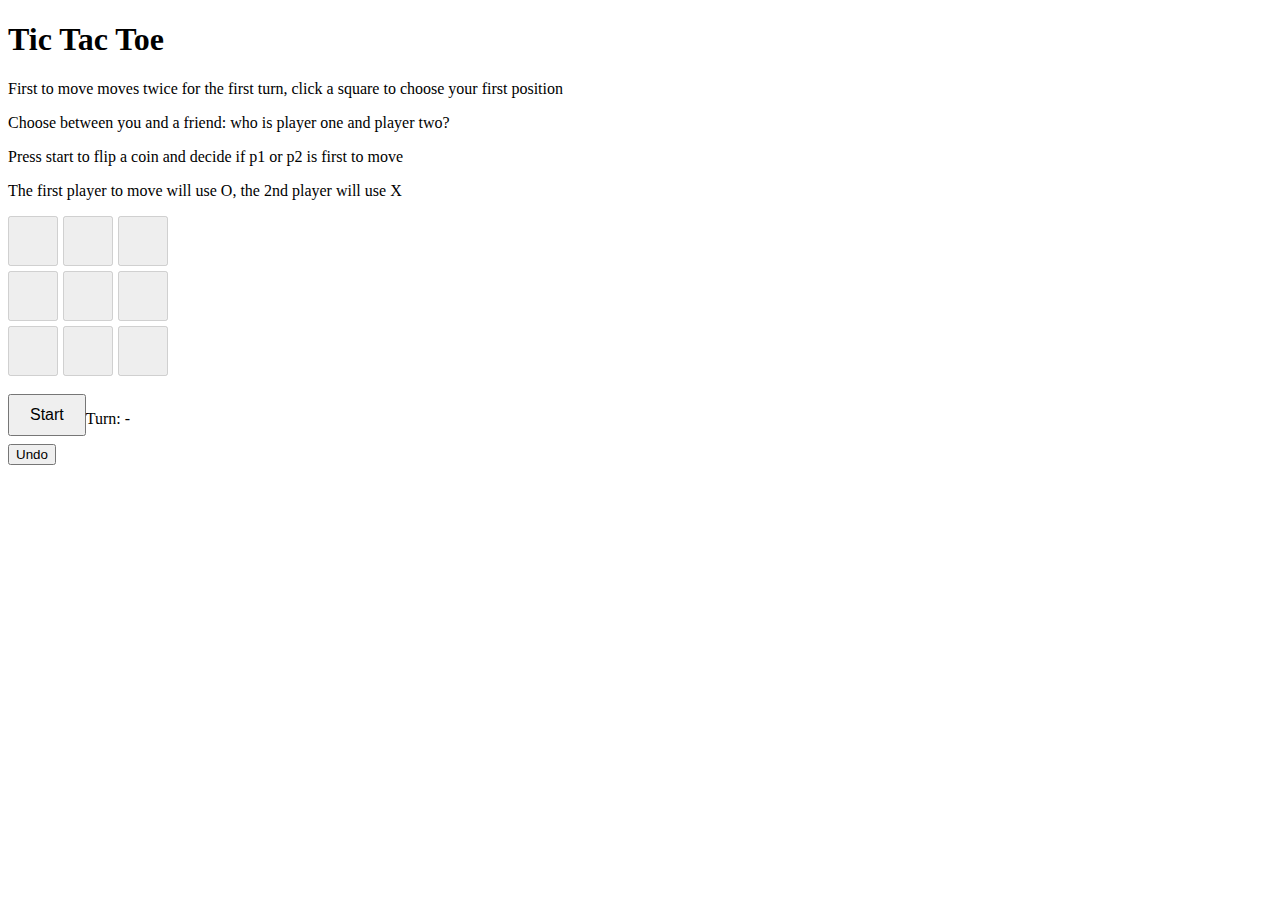
<file: index.html>
<!DOCTYPE html>
<html lang="en">
    <head>
        <meta charset="UTF-8">
        <title>Tic Tac Toe</title>
        <link rel="stylesheet" href="style.css">
    </head>
    <body>
        <div class="container">
            <h1>Tic Tac Toe</h1>
            <p>First to move moves twice for the first turn, click a square to choose your first position</p>
            <p>Choose between you and a friend: who is player one and player two?</p>
            <p>Press start to flip a coin and decide if p1 or p2 is first to move</p>
            <p>The first player to move will use O, the 2nd player will use X</p>
            <div id="grid">
                <!-- Buttons Generated Here-->
            </div>
            <br>
            <button id="clearToggle" onclick="startClear()">Start</button>
                <div id="diceModal" style="display:none; position:fixed; top:30%; left:30%; background:white; border:1px solid black; padding:20px;">
                <p>Rolling dice to decide who goes first...</p>
                <button onclick="rollDice()">Roll Dice</button>
                <p id="diceResult"></p>
            </div>

        <!-- Turn Display -->
        <p id="turnDisplay">Turn: -</p>

        <!-- Undo Button -->
        <button id="undoButton" onclick="undoMove()">Undo</button>
        </div>
        
        <script src="script.js"></script>
    </body>
</html>
</file>
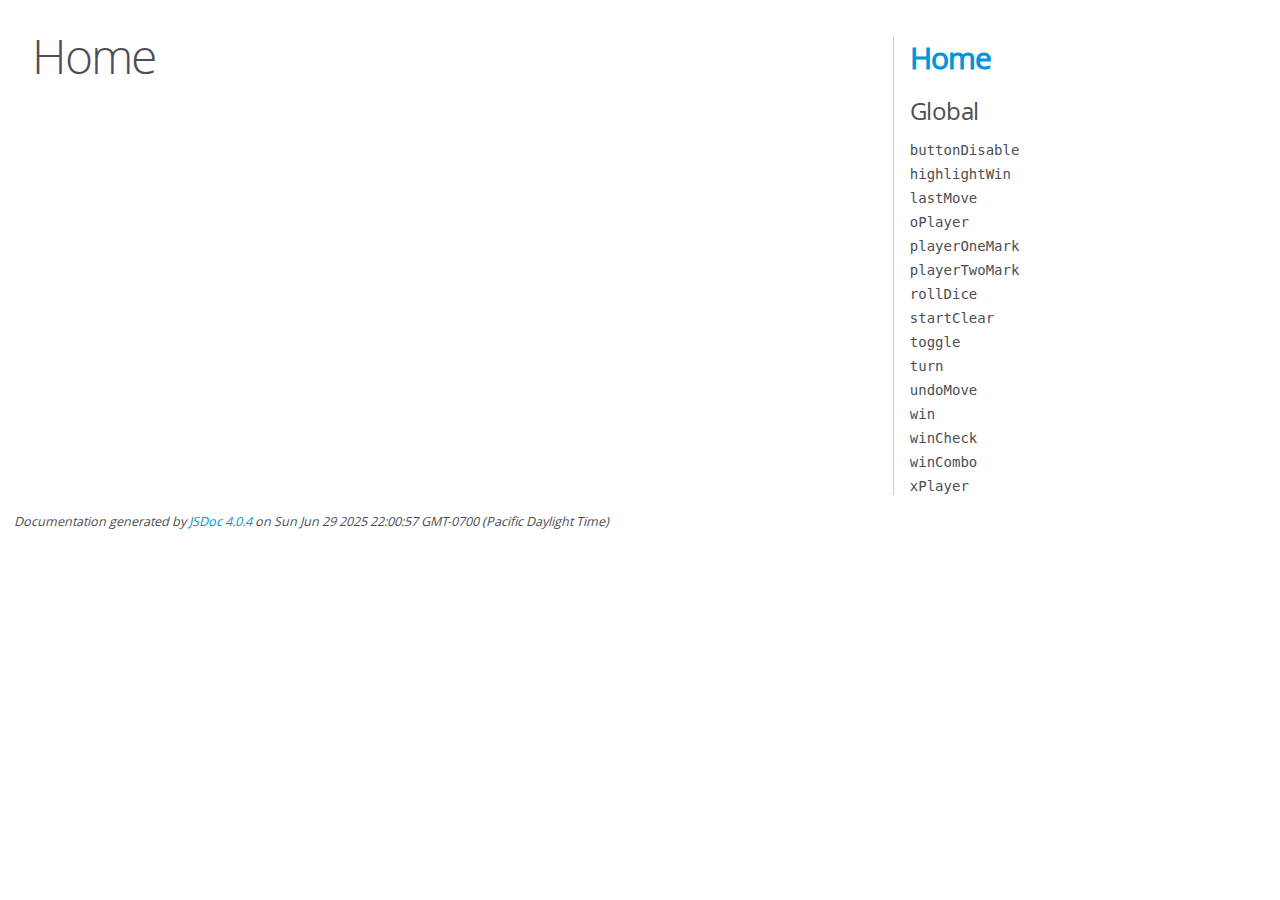
<file: docs/index.html>
<!DOCTYPE html>
<html lang="en">
<head>
    <meta charset="utf-8">
    <title>JSDoc: Home</title>

    <script src="scripts/prettify/prettify.js"> </script>
    <script src="scripts/prettify/lang-css.js"> </script>
    <!--[if lt IE 9]>
      <script src="//html5shiv.googlecode.com/svn/trunk/html5.js"></script>
    <![endif]-->
    <link type="text/css" rel="stylesheet" href="styles/prettify-tomorrow.css">
    <link type="text/css" rel="stylesheet" href="styles/jsdoc-default.css">
</head>

<body>

<div id="main">

    <h1 class="page-title">Home</h1>

    



    


    <h3> </h3>










    









</div>

<nav>
    <h2><a href="index.html">Home</a></h2><h3>Global</h3><ul><li><a href="global.html#buttonDisable">buttonDisable</a></li><li><a href="global.html#highlightWin">highlightWin</a></li><li><a href="global.html#lastMove">lastMove</a></li><li><a href="global.html#oPlayer">oPlayer</a></li><li><a href="global.html#playerOneMark">playerOneMark</a></li><li><a href="global.html#playerTwoMark">playerTwoMark</a></li><li><a href="global.html#rollDice">rollDice</a></li><li><a href="global.html#startClear">startClear</a></li><li><a href="global.html#toggle">toggle</a></li><li><a href="global.html#turn">turn</a></li><li><a href="global.html#undoMove">undoMove</a></li><li><a href="global.html#win">win</a></li><li><a href="global.html#winCheck">winCheck</a></li><li><a href="global.html#winCombo">winCombo</a></li><li><a href="global.html#xPlayer">xPlayer</a></li></ul>
</nav>

<br class="clear">

<footer>
    Documentation generated by <a href="https://github.com/jsdoc/jsdoc">JSDoc 4.0.4</a> on Sun Jun 29 2025 22:00:57 GMT-0700 (Pacific Daylight Time)
</footer>

<script> prettyPrint(); </script>
<script src="scripts/linenumber.js"> </script>
</body>
</html>
</file>
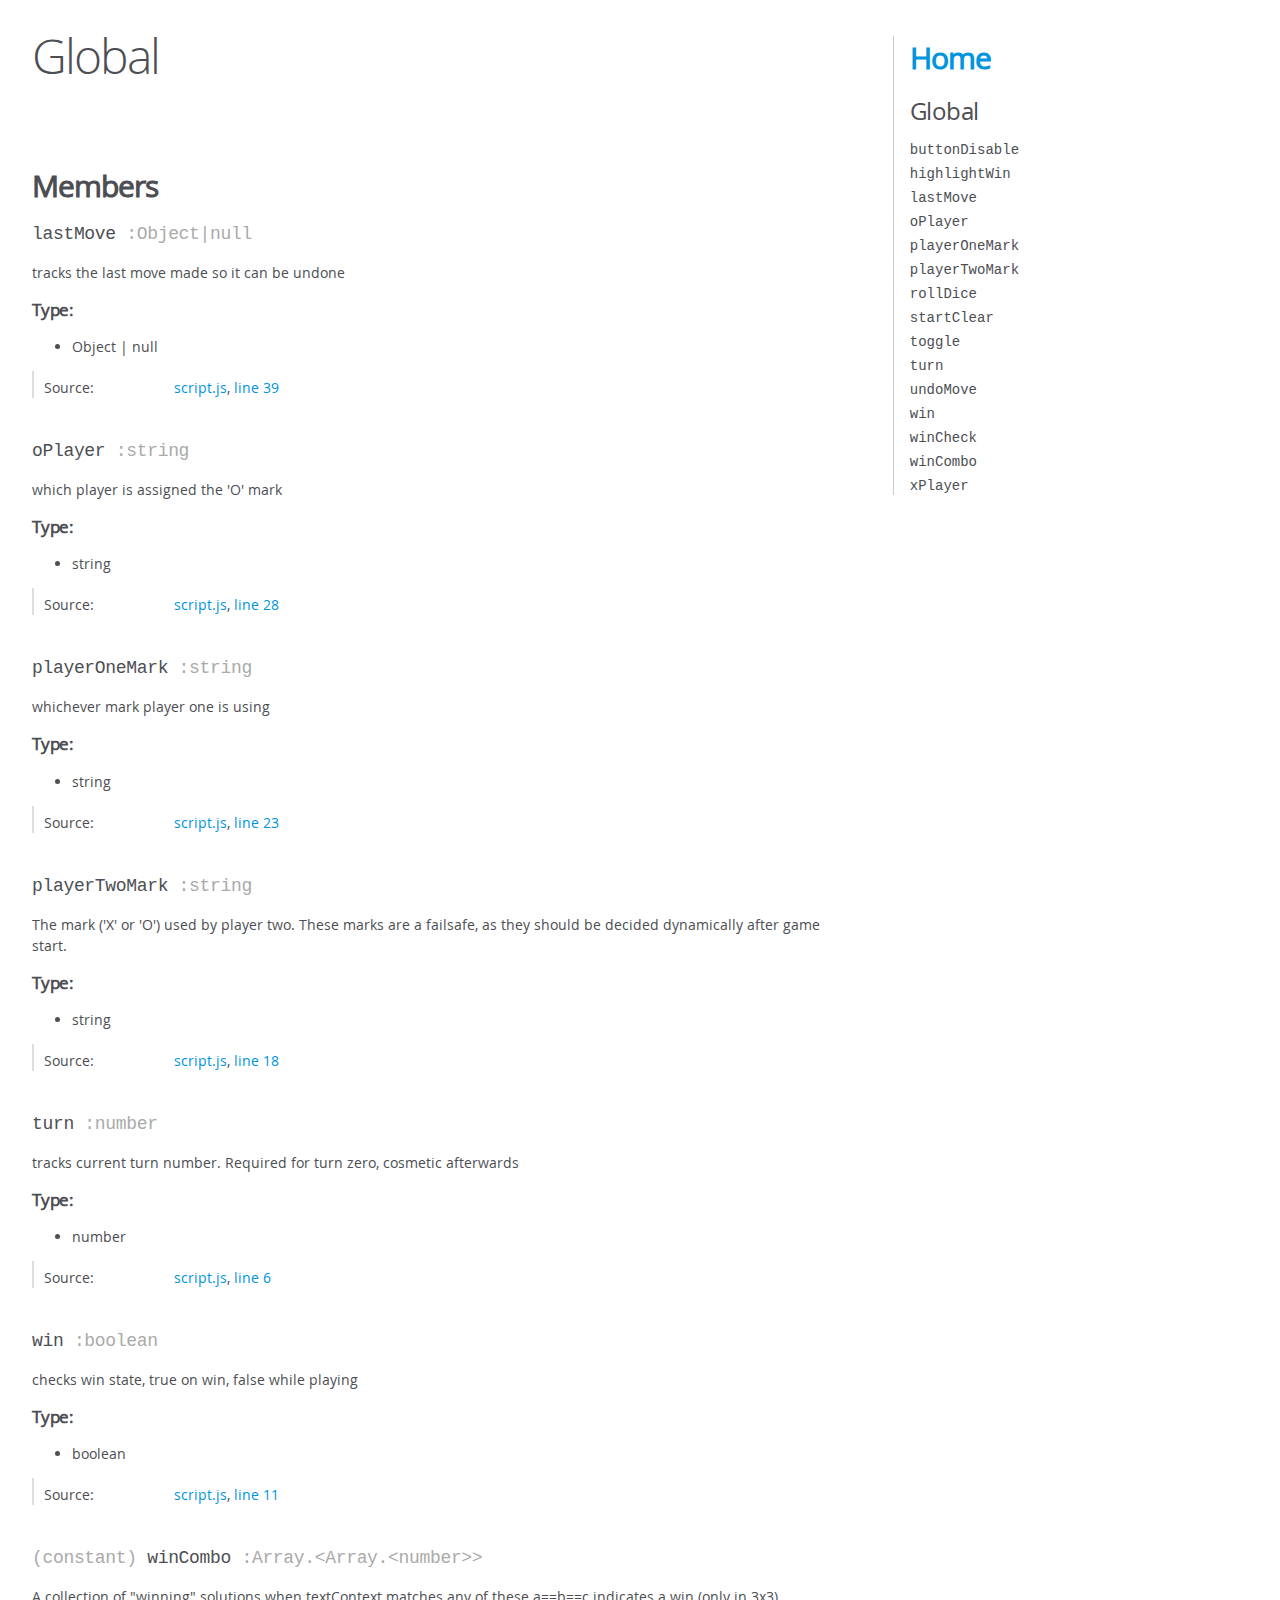
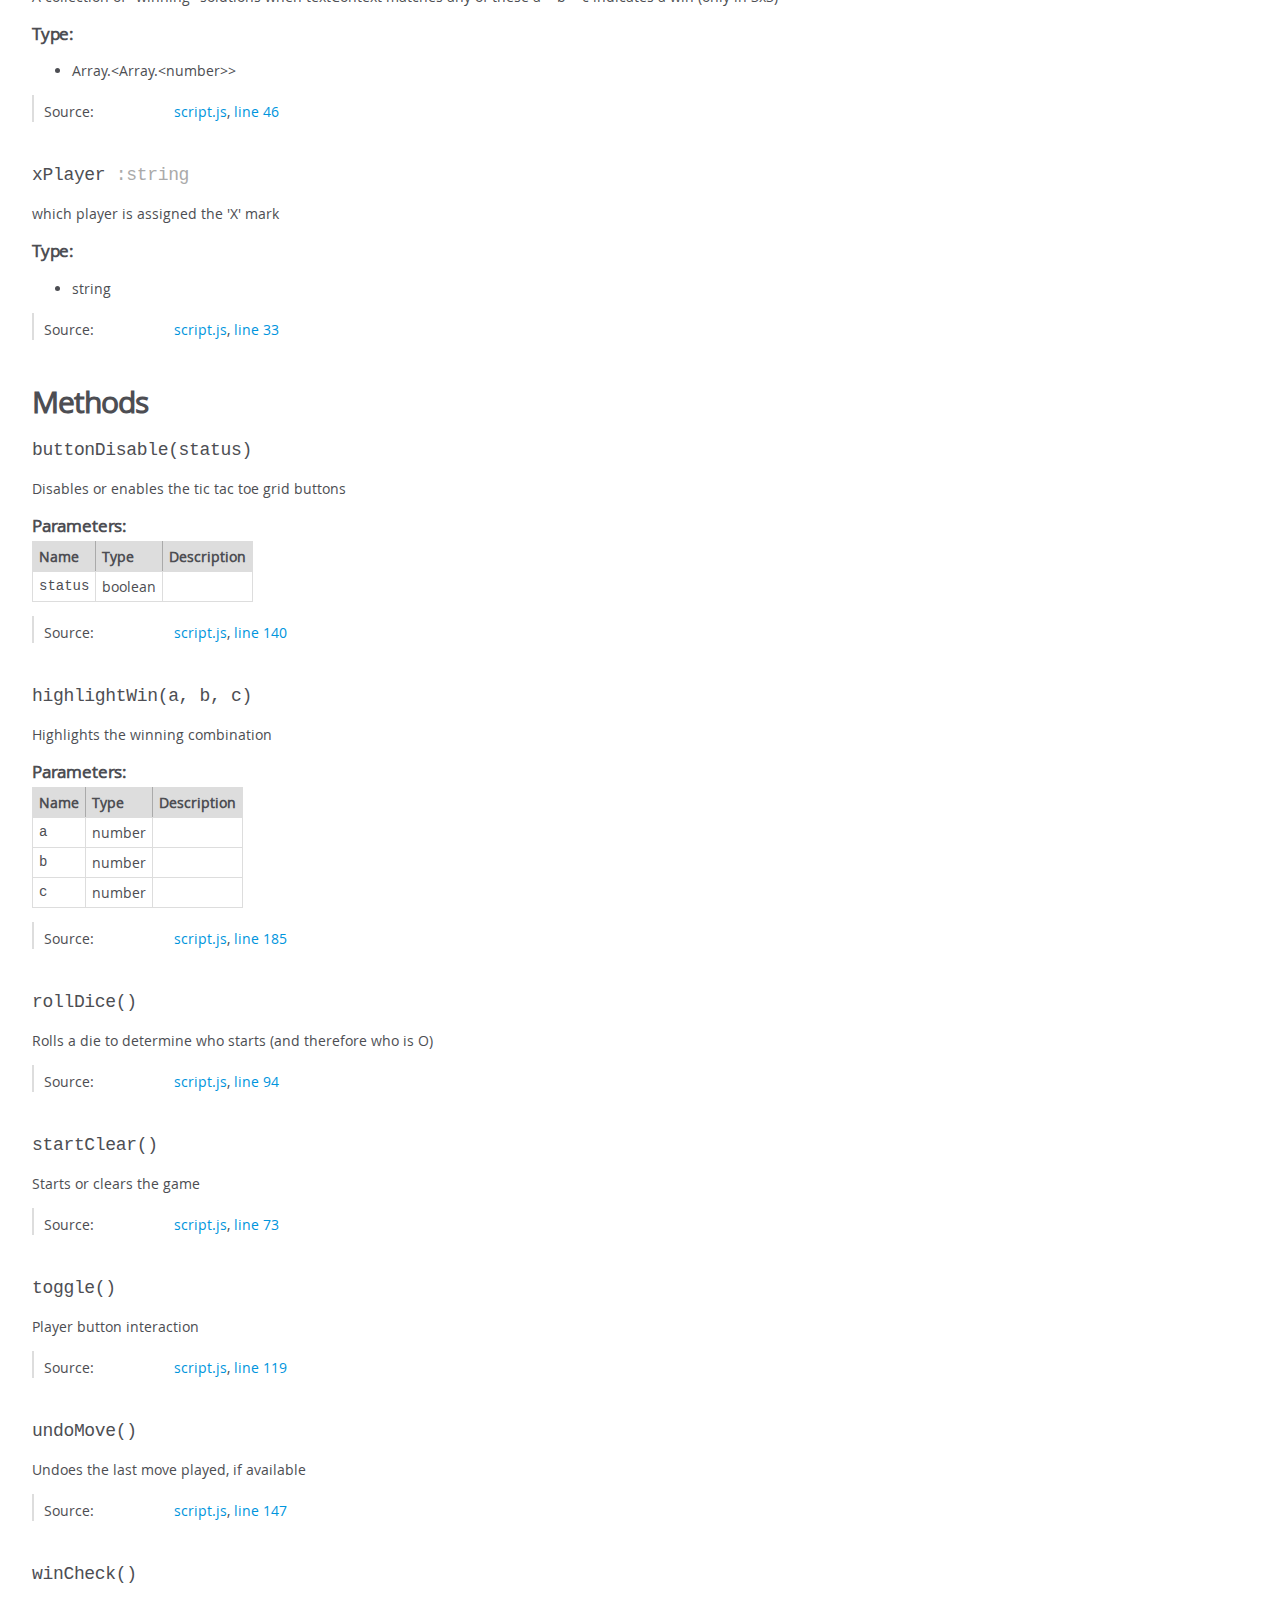
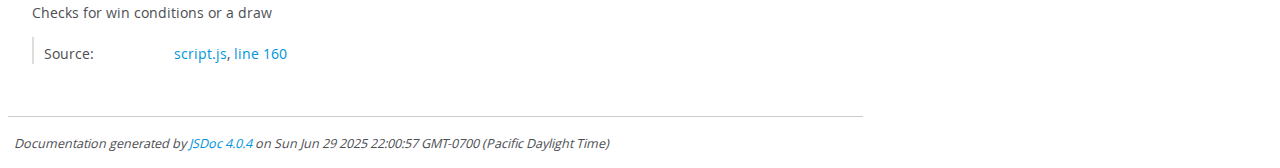
<file: docs/global.html>
<!DOCTYPE html>
<html lang="en">
<head>
    <meta charset="utf-8">
    <title>JSDoc: Global</title>

    <script src="scripts/prettify/prettify.js"> </script>
    <script src="scripts/prettify/lang-css.js"> </script>
    <!--[if lt IE 9]>
      <script src="//html5shiv.googlecode.com/svn/trunk/html5.js"></script>
    <![endif]-->
    <link type="text/css" rel="stylesheet" href="styles/prettify-tomorrow.css">
    <link type="text/css" rel="stylesheet" href="styles/jsdoc-default.css">
</head>

<body>

<div id="main">

    <h1 class="page-title">Global</h1>

    




<section>

<header>
    
        <h2></h2>
        
    
</header>

<article>
    <div class="container-overview">
    
        

        


<dl class="details">

    

    

    

    

    

    

    

    

    

    

    

    

    

    

    

    
</dl>


        
    
    </div>

    

    

    

    

    

    

    
        <h3 class="subsection-title">Members</h3>

        
            
<h4 class="name" id="lastMove"><span class="type-signature"></span>lastMove<span class="type-signature"> :Object|null</span></h4>




<div class="description">
    tracks the last move made so it can be undone
</div>



    <h5>Type:</h5>
    <ul>
        <li>
            
<span class="param-type">Object</span>
|

<span class="param-type">null</span>


        </li>
    </ul>





<dl class="details">

    

    

    

    

    

    

    

    

    

    

    

    

    
    <dt class="tag-source">Source:</dt>
    <dd class="tag-source"><ul class="dummy"><li>
        <a href="script.js.html">script.js</a>, <a href="script.js.html#line39">line 39</a>
    </li></ul></dd>
    

    

    

    
</dl>






        
            
<h4 class="name" id="oPlayer"><span class="type-signature"></span>oPlayer<span class="type-signature"> :string</span></h4>




<div class="description">
    which player is assigned the 'O' mark
</div>



    <h5>Type:</h5>
    <ul>
        <li>
            
<span class="param-type">string</span>


        </li>
    </ul>





<dl class="details">

    

    

    

    

    

    

    

    

    

    

    

    

    
    <dt class="tag-source">Source:</dt>
    <dd class="tag-source"><ul class="dummy"><li>
        <a href="script.js.html">script.js</a>, <a href="script.js.html#line28">line 28</a>
    </li></ul></dd>
    

    

    

    
</dl>






        
            
<h4 class="name" id="playerOneMark"><span class="type-signature"></span>playerOneMark<span class="type-signature"> :string</span></h4>




<div class="description">
    whichever mark player one is using
</div>



    <h5>Type:</h5>
    <ul>
        <li>
            
<span class="param-type">string</span>


        </li>
    </ul>





<dl class="details">

    

    

    

    

    

    

    

    

    

    

    

    

    
    <dt class="tag-source">Source:</dt>
    <dd class="tag-source"><ul class="dummy"><li>
        <a href="script.js.html">script.js</a>, <a href="script.js.html#line23">line 23</a>
    </li></ul></dd>
    

    

    

    
</dl>






        
            
<h4 class="name" id="playerTwoMark"><span class="type-signature"></span>playerTwoMark<span class="type-signature"> :string</span></h4>




<div class="description">
    The mark ('X' or 'O') used by player two.These marks are a failsafe, as they should be decideddynamically after game start.
</div>



    <h5>Type:</h5>
    <ul>
        <li>
            
<span class="param-type">string</span>


        </li>
    </ul>





<dl class="details">

    

    

    

    

    

    

    

    

    

    

    

    

    
    <dt class="tag-source">Source:</dt>
    <dd class="tag-source"><ul class="dummy"><li>
        <a href="script.js.html">script.js</a>, <a href="script.js.html#line18">line 18</a>
    </li></ul></dd>
    

    

    

    
</dl>






        
            
<h4 class="name" id="turn"><span class="type-signature"></span>turn<span class="type-signature"> :number</span></h4>




<div class="description">
    tracks current turn number. Required for turn zero, cosmetic afterwards
</div>



    <h5>Type:</h5>
    <ul>
        <li>
            
<span class="param-type">number</span>


        </li>
    </ul>





<dl class="details">

    

    

    

    

    

    

    

    

    

    

    

    

    
    <dt class="tag-source">Source:</dt>
    <dd class="tag-source"><ul class="dummy"><li>
        <a href="script.js.html">script.js</a>, <a href="script.js.html#line6">line 6</a>
    </li></ul></dd>
    

    

    

    
</dl>






        
            
<h4 class="name" id="win"><span class="type-signature"></span>win<span class="type-signature"> :boolean</span></h4>




<div class="description">
    checks win state, true on win, false while playing
</div>



    <h5>Type:</h5>
    <ul>
        <li>
            
<span class="param-type">boolean</span>


        </li>
    </ul>





<dl class="details">

    

    

    

    

    

    

    

    

    

    

    

    

    
    <dt class="tag-source">Source:</dt>
    <dd class="tag-source"><ul class="dummy"><li>
        <a href="script.js.html">script.js</a>, <a href="script.js.html#line11">line 11</a>
    </li></ul></dd>
    

    

    

    
</dl>






        
            
<h4 class="name" id="winCombo"><span class="type-signature">(constant) </span>winCombo<span class="type-signature"> :Array.&lt;Array.&lt;number>></span></h4>




<div class="description">
    A collection of "winning" solutions when textContext matchesany of these a==b==c indicates a win (only in 3x3)
</div>



    <h5>Type:</h5>
    <ul>
        <li>
            
<span class="param-type">Array.&lt;Array.&lt;number>></span>


        </li>
    </ul>





<dl class="details">

    

    

    

    

    

    

    

    

    

    

    

    

    
    <dt class="tag-source">Source:</dt>
    <dd class="tag-source"><ul class="dummy"><li>
        <a href="script.js.html">script.js</a>, <a href="script.js.html#line46">line 46</a>
    </li></ul></dd>
    

    

    

    
</dl>






        
            
<h4 class="name" id="xPlayer"><span class="type-signature"></span>xPlayer<span class="type-signature"> :string</span></h4>




<div class="description">
    which player is assigned the 'X' mark
</div>



    <h5>Type:</h5>
    <ul>
        <li>
            
<span class="param-type">string</span>


        </li>
    </ul>





<dl class="details">

    

    

    

    

    

    

    

    

    

    

    

    

    
    <dt class="tag-source">Source:</dt>
    <dd class="tag-source"><ul class="dummy"><li>
        <a href="script.js.html">script.js</a>, <a href="script.js.html#line33">line 33</a>
    </li></ul></dd>
    

    

    

    
</dl>






        
    

    
        <h3 class="subsection-title">Methods</h3>

        
            

    

    
    <h4 class="name" id="buttonDisable"><span class="type-signature"></span>buttonDisable<span class="signature">(status)</span><span class="type-signature"></span></h4>
    

    



<div class="description">
    Disables or enables the tic tac toe grid buttons
</div>









    <h5>Parameters:</h5>
    

<table class="params">
    <thead>
    <tr>
        
        <th>Name</th>
        

        <th>Type</th>

        

        

        <th class="last">Description</th>
    </tr>
    </thead>

    <tbody>
    

        <tr>
            
                <td class="name"><code>status</code></td>
            

            <td class="type">
            
                
<span class="param-type">boolean</span>


            
            </td>

            

            

            <td class="description last"></td>
        </tr>

    
    </tbody>
</table>






<dl class="details">

    

    

    

    

    

    

    

    

    

    

    

    

    
    <dt class="tag-source">Source:</dt>
    <dd class="tag-source"><ul class="dummy"><li>
        <a href="script.js.html">script.js</a>, <a href="script.js.html#line140">line 140</a>
    </li></ul></dd>
    

    

    

    
</dl>




















        
            

    

    
    <h4 class="name" id="highlightWin"><span class="type-signature"></span>highlightWin<span class="signature">(a, b, c)</span><span class="type-signature"></span></h4>
    

    



<div class="description">
    Highlights the winning combination
</div>









    <h5>Parameters:</h5>
    

<table class="params">
    <thead>
    <tr>
        
        <th>Name</th>
        

        <th>Type</th>

        

        

        <th class="last">Description</th>
    </tr>
    </thead>

    <tbody>
    

        <tr>
            
                <td class="name"><code>a</code></td>
            

            <td class="type">
            
                
<span class="param-type">number</span>


            
            </td>

            

            

            <td class="description last"></td>
        </tr>

    

        <tr>
            
                <td class="name"><code>b</code></td>
            

            <td class="type">
            
                
<span class="param-type">number</span>


            
            </td>

            

            

            <td class="description last"></td>
        </tr>

    

        <tr>
            
                <td class="name"><code>c</code></td>
            

            <td class="type">
            
                
<span class="param-type">number</span>


            
            </td>

            

            

            <td class="description last"></td>
        </tr>

    
    </tbody>
</table>






<dl class="details">

    

    

    

    

    

    

    

    

    

    

    

    

    
    <dt class="tag-source">Source:</dt>
    <dd class="tag-source"><ul class="dummy"><li>
        <a href="script.js.html">script.js</a>, <a href="script.js.html#line185">line 185</a>
    </li></ul></dd>
    

    

    

    
</dl>




















        
            

    

    
    <h4 class="name" id="rollDice"><span class="type-signature"></span>rollDice<span class="signature">()</span><span class="type-signature"></span></h4>
    

    



<div class="description">
    Rolls a die to determine who starts (and therefore who is O)
</div>













<dl class="details">

    

    

    

    

    

    

    

    

    

    

    

    

    
    <dt class="tag-source">Source:</dt>
    <dd class="tag-source"><ul class="dummy"><li>
        <a href="script.js.html">script.js</a>, <a href="script.js.html#line94">line 94</a>
    </li></ul></dd>
    

    

    

    
</dl>




















        
            

    

    
    <h4 class="name" id="startClear"><span class="type-signature"></span>startClear<span class="signature">()</span><span class="type-signature"></span></h4>
    

    



<div class="description">
    Starts or clears the game
</div>













<dl class="details">

    

    

    

    

    

    

    

    

    

    

    

    

    
    <dt class="tag-source">Source:</dt>
    <dd class="tag-source"><ul class="dummy"><li>
        <a href="script.js.html">script.js</a>, <a href="script.js.html#line73">line 73</a>
    </li></ul></dd>
    

    

    

    
</dl>




















        
            

    

    
    <h4 class="name" id="toggle"><span class="type-signature"></span>toggle<span class="signature">()</span><span class="type-signature"></span></h4>
    

    



<div class="description">
    Player button interaction
</div>













<dl class="details">

    

    

    

    

    

    

    

    

    

    

    

    

    
    <dt class="tag-source">Source:</dt>
    <dd class="tag-source"><ul class="dummy"><li>
        <a href="script.js.html">script.js</a>, <a href="script.js.html#line119">line 119</a>
    </li></ul></dd>
    

    

    

    
</dl>




















        
            

    

    
    <h4 class="name" id="undoMove"><span class="type-signature"></span>undoMove<span class="signature">()</span><span class="type-signature"></span></h4>
    

    



<div class="description">
    Undoes the last move played, if available
</div>













<dl class="details">

    

    

    

    

    

    

    

    

    

    

    

    

    
    <dt class="tag-source">Source:</dt>
    <dd class="tag-source"><ul class="dummy"><li>
        <a href="script.js.html">script.js</a>, <a href="script.js.html#line147">line 147</a>
    </li></ul></dd>
    

    

    

    
</dl>




















        
            

    

    
    <h4 class="name" id="winCheck"><span class="type-signature"></span>winCheck<span class="signature">()</span><span class="type-signature"></span></h4>
    

    



<div class="description">
    Checks for win conditions or a draw
</div>













<dl class="details">

    

    

    

    

    

    

    

    

    

    

    

    

    
    <dt class="tag-source">Source:</dt>
    <dd class="tag-source"><ul class="dummy"><li>
        <a href="script.js.html">script.js</a>, <a href="script.js.html#line160">line 160</a>
    </li></ul></dd>
    

    

    

    
</dl>




















        
    

    

    
</article>

</section>




</div>

<nav>
    <h2><a href="index.html">Home</a></h2><h3>Global</h3><ul><li><a href="global.html#buttonDisable">buttonDisable</a></li><li><a href="global.html#highlightWin">highlightWin</a></li><li><a href="global.html#lastMove">lastMove</a></li><li><a href="global.html#oPlayer">oPlayer</a></li><li><a href="global.html#playerOneMark">playerOneMark</a></li><li><a href="global.html#playerTwoMark">playerTwoMark</a></li><li><a href="global.html#rollDice">rollDice</a></li><li><a href="global.html#startClear">startClear</a></li><li><a href="global.html#toggle">toggle</a></li><li><a href="global.html#turn">turn</a></li><li><a href="global.html#undoMove">undoMove</a></li><li><a href="global.html#win">win</a></li><li><a href="global.html#winCheck">winCheck</a></li><li><a href="global.html#winCombo">winCombo</a></li><li><a href="global.html#xPlayer">xPlayer</a></li></ul>
</nav>

<br class="clear">

<footer>
    Documentation generated by <a href="https://github.com/jsdoc/jsdoc">JSDoc 4.0.4</a> on Sun Jun 29 2025 22:00:57 GMT-0700 (Pacific Daylight Time)
</footer>

<script> prettyPrint(); </script>
<script src="scripts/linenumber.js"> </script>
</body>
</html>
</file>
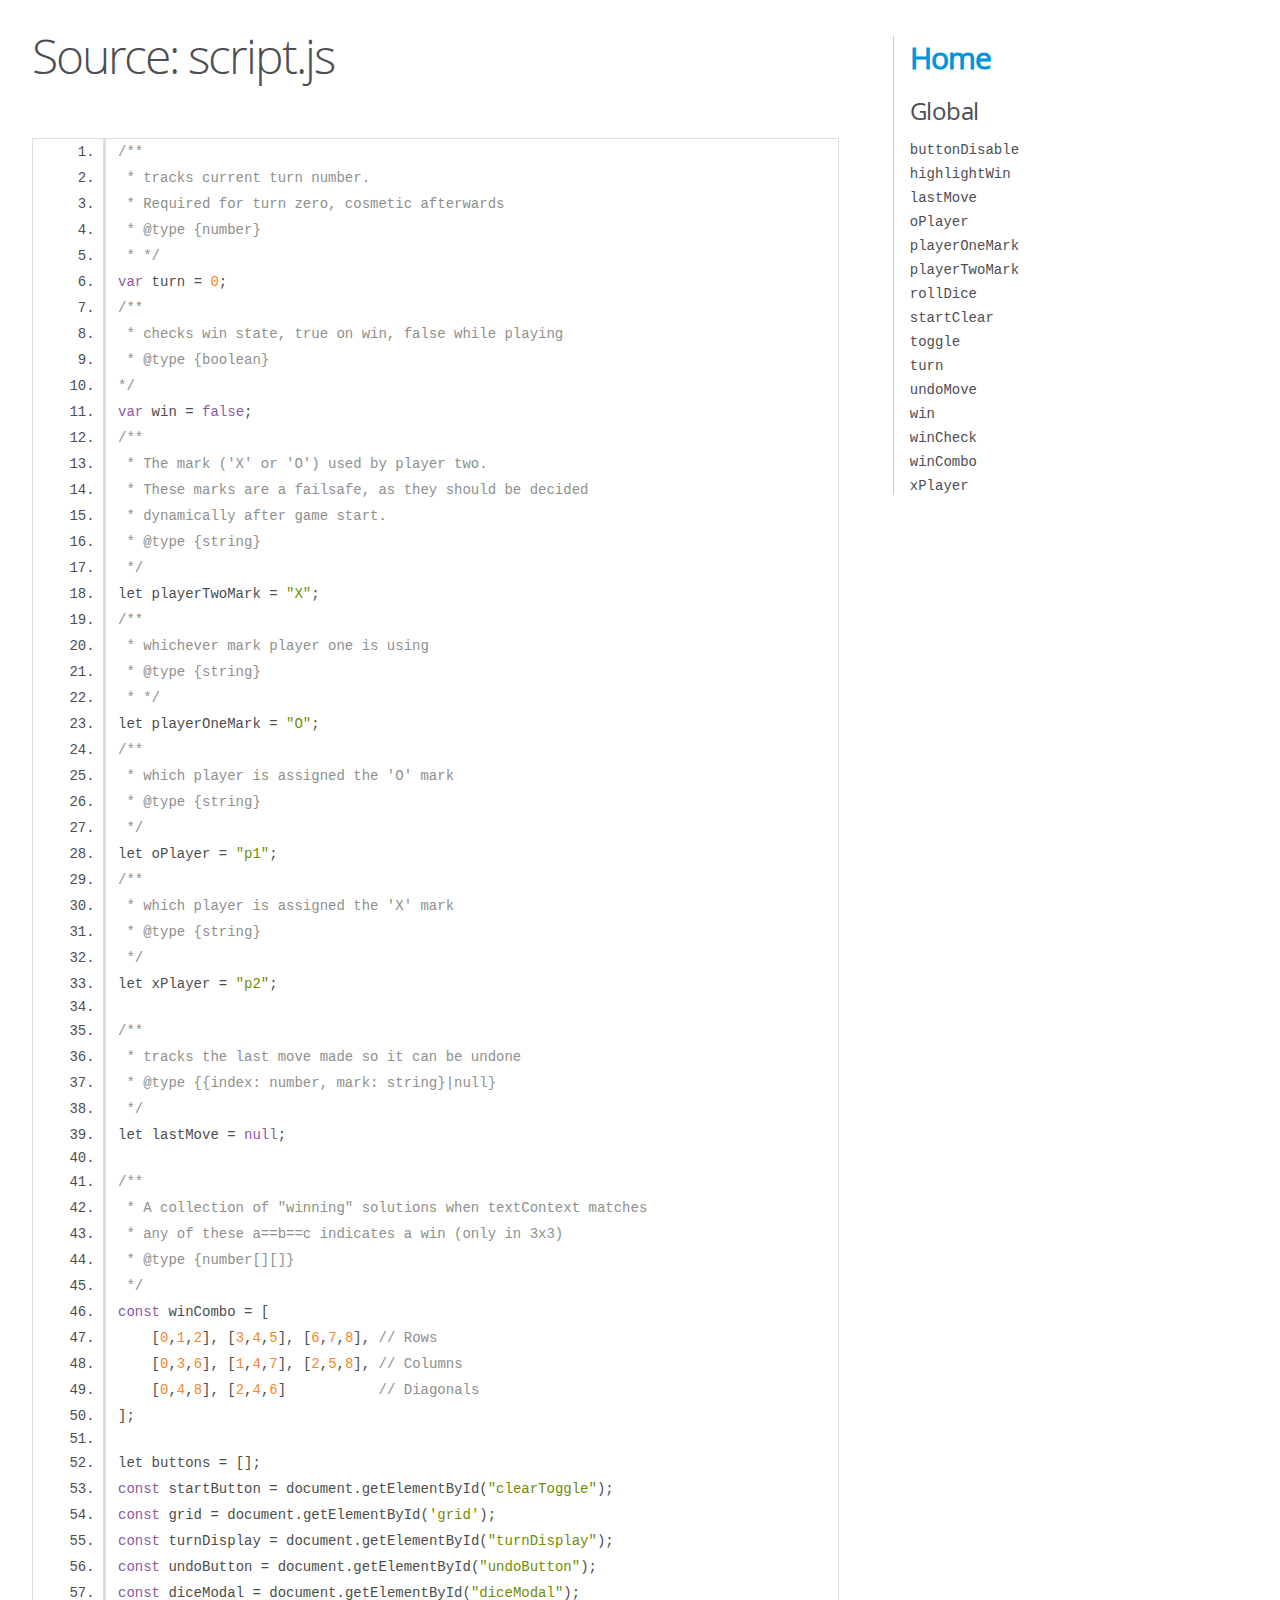
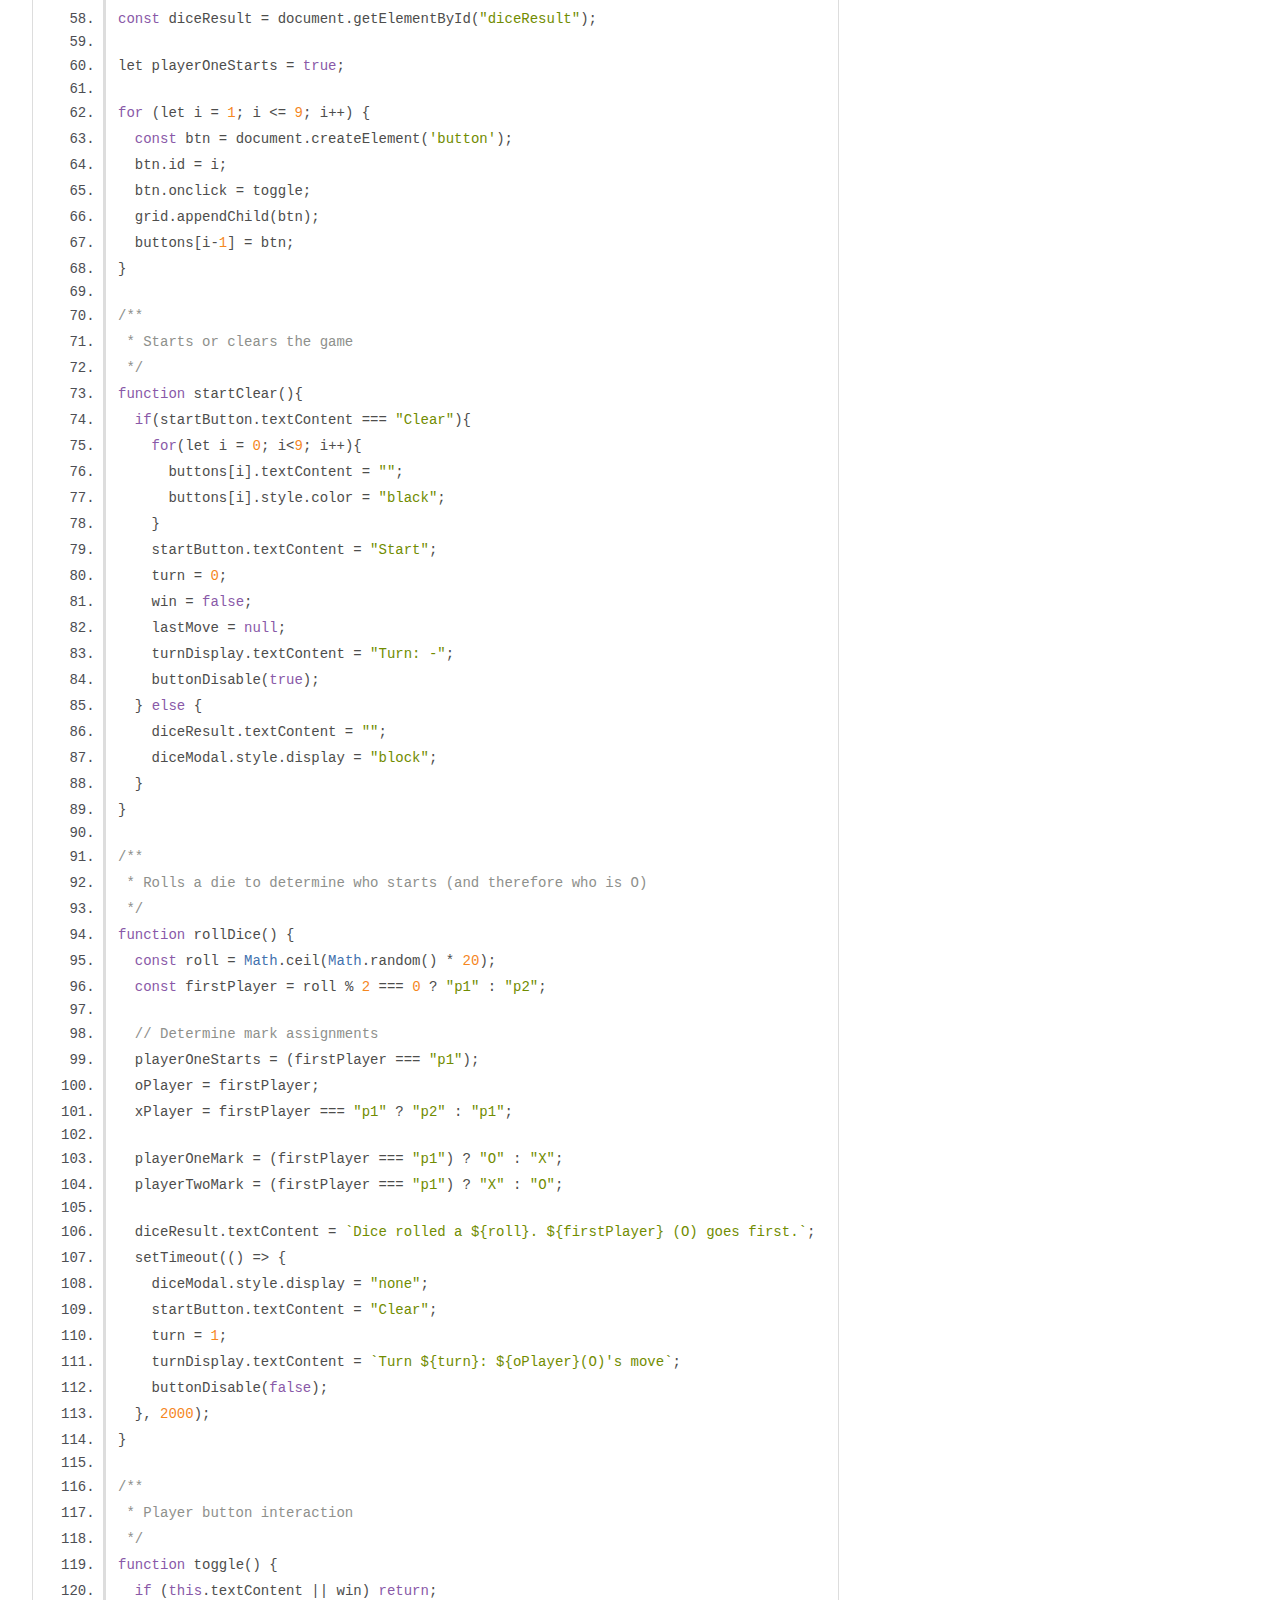
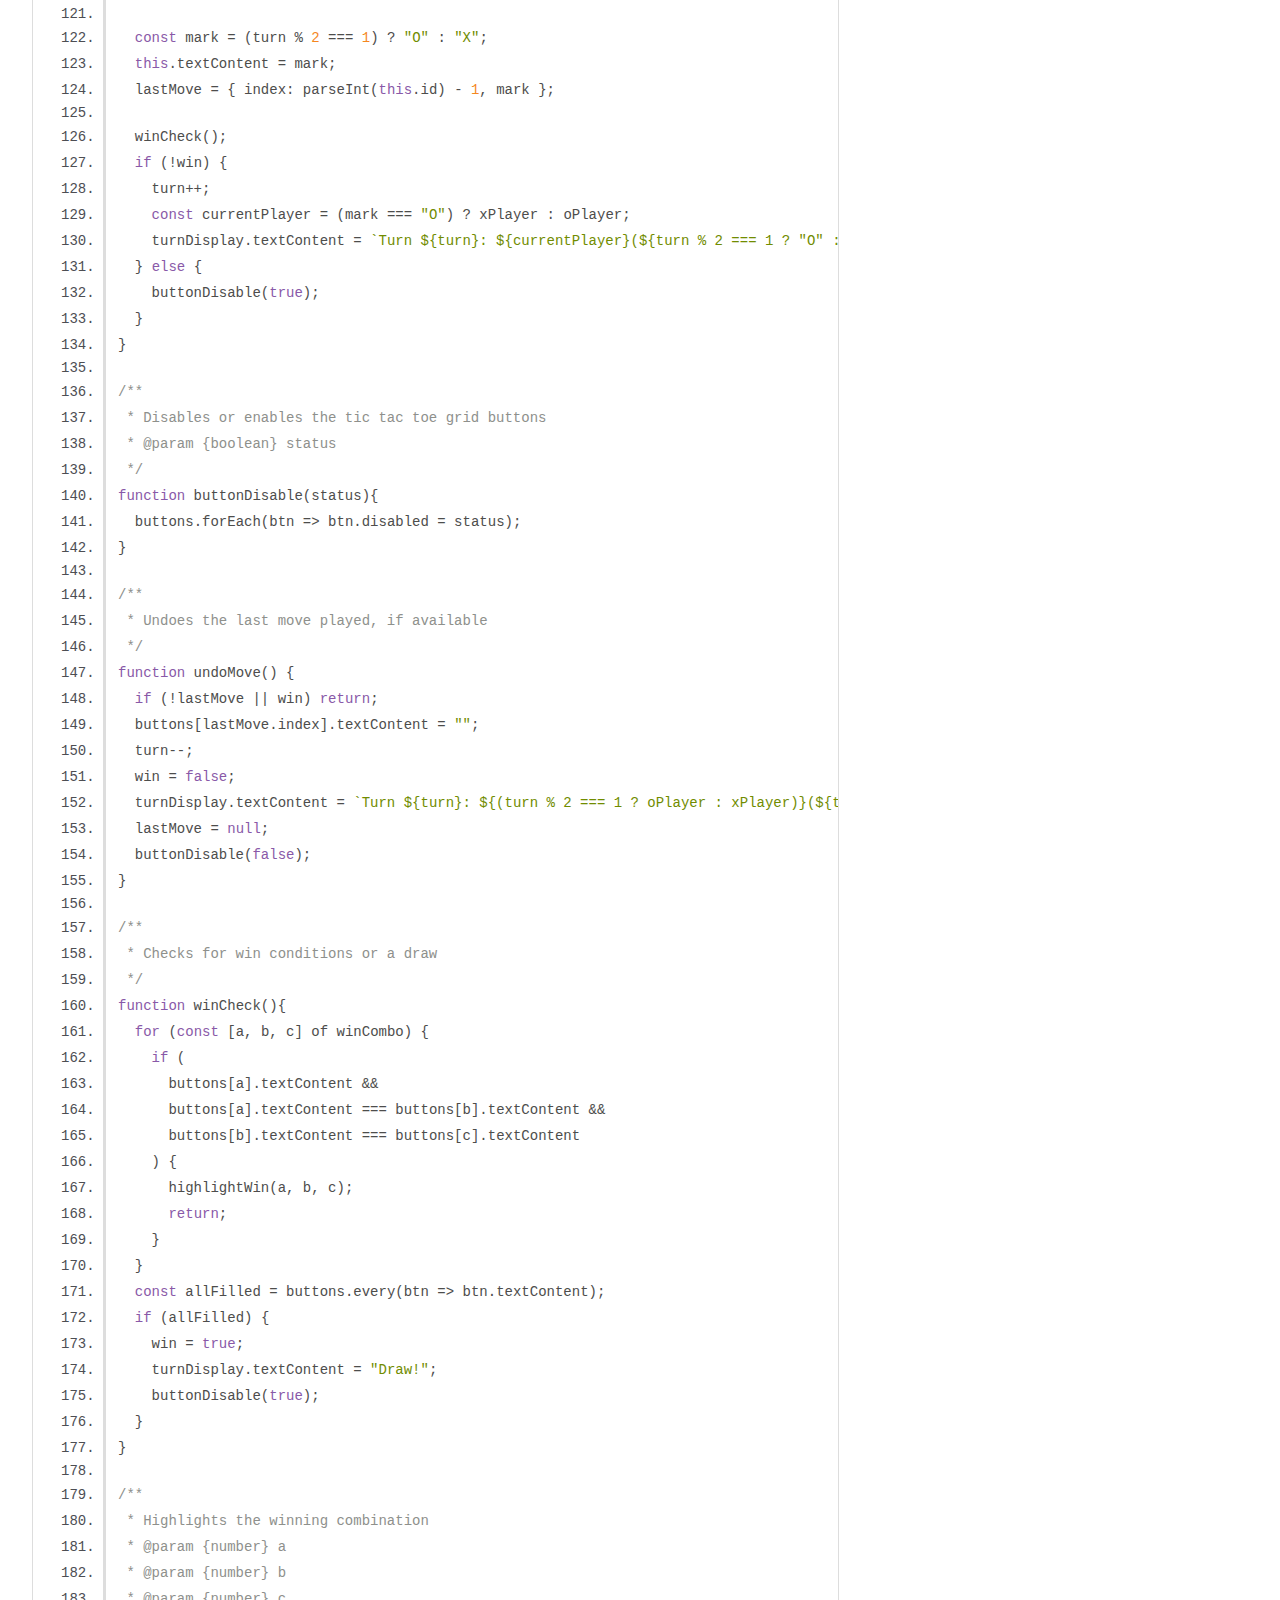
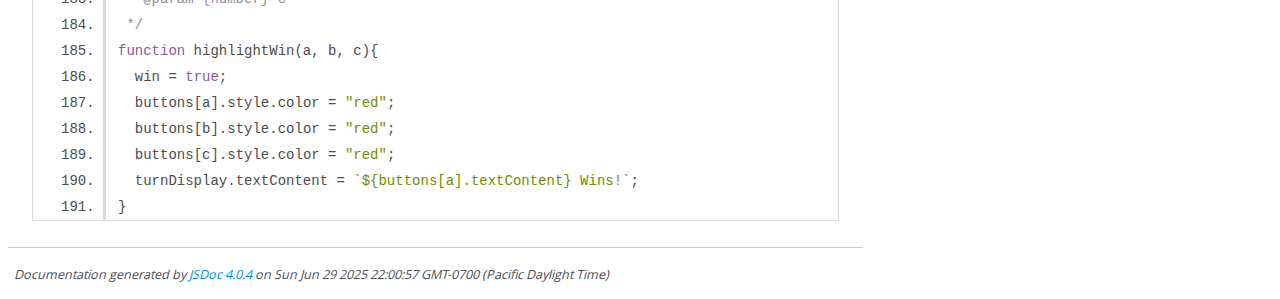
<file: docs/script.js.html>
<!DOCTYPE html>
<html lang="en">
<head>
    <meta charset="utf-8">
    <title>JSDoc: Source: script.js</title>

    <script src="scripts/prettify/prettify.js"> </script>
    <script src="scripts/prettify/lang-css.js"> </script>
    <!--[if lt IE 9]>
      <script src="//html5shiv.googlecode.com/svn/trunk/html5.js"></script>
    <![endif]-->
    <link type="text/css" rel="stylesheet" href="styles/prettify-tomorrow.css">
    <link type="text/css" rel="stylesheet" href="styles/jsdoc-default.css">
</head>

<body>

<div id="main">

    <h1 class="page-title">Source: script.js</h1>

    



    
    <section>
        <article>
            <pre class="prettyprint source linenums"><code>/**
 * tracks current turn number. 
 * Required for turn zero, cosmetic afterwards 
 * @type {number} 
 * */
var turn = 0;
/** 
 * checks win state, true on win, false while playing 
 * @type {boolean} 
*/
var win = false;
/**
 * The mark ('X' or 'O') used by player two.
 * These marks are a failsafe, as they should be decided
 * dynamically after game start.
 * @type {string}
 */
let playerTwoMark = "X";
/** 
 * whichever mark player one is using 
 * @type {string} 
 * */
let playerOneMark = "O";
/**
 * which player is assigned the 'O' mark
 * @type {string}
 */
let oPlayer = "p1";
/**
 * which player is assigned the 'X' mark
 * @type {string}
 */
let xPlayer = "p2";

/**
 * tracks the last move made so it can be undone
 * @type {{index: number, mark: string}|null}
 */
let lastMove = null;

/**
 * A collection of "winning" solutions when textContext matches
 * any of these a==b==c indicates a win (only in 3x3)
 * @type {number[][]}
 */
const winCombo = [
    [0,1,2], [3,4,5], [6,7,8], // Rows
    [0,3,6], [1,4,7], [2,5,8], // Columns
    [0,4,8], [2,4,6]           // Diagonals
];

let buttons = [];
const startButton = document.getElementById("clearToggle");
const grid = document.getElementById('grid');
const turnDisplay = document.getElementById("turnDisplay");
const undoButton = document.getElementById("undoButton");
const diceModal = document.getElementById("diceModal");
const diceResult = document.getElementById("diceResult");

let playerOneStarts = true;

for (let i = 1; i &lt;= 9; i++) {
  const btn = document.createElement('button');
  btn.id = i;
  btn.onclick = toggle;
  grid.appendChild(btn);
  buttons[i-1] = btn;
}

/**
 * Starts or clears the game
 */
function startClear(){
  if(startButton.textContent === "Clear"){
    for(let i = 0; i&lt;9; i++){
      buttons[i].textContent = "";
      buttons[i].style.color = "black";
    }
    startButton.textContent = "Start";
    turn = 0;
    win = false;
    lastMove = null;
    turnDisplay.textContent = "Turn: -";
    buttonDisable(true);
  } else {
    diceResult.textContent = "";
    diceModal.style.display = "block";
  }
}

/**
 * Rolls a die to determine who starts (and therefore who is O)
 */
function rollDice() {
  const roll = Math.ceil(Math.random() * 20);
  const firstPlayer = roll % 2 === 0 ? "p1" : "p2";

  // Determine mark assignments
  playerOneStarts = (firstPlayer === "p1");
  oPlayer = firstPlayer;
  xPlayer = firstPlayer === "p1" ? "p2" : "p1";

  playerOneMark = (firstPlayer === "p1") ? "O" : "X";
  playerTwoMark = (firstPlayer === "p1") ? "X" : "O";

  diceResult.textContent = `Dice rolled a ${roll}. ${firstPlayer} (O) goes first.`;
  setTimeout(() => {
    diceModal.style.display = "none";
    startButton.textContent = "Clear";
    turn = 1;
    turnDisplay.textContent = `Turn ${turn}: ${oPlayer}(O)'s move`;
    buttonDisable(false);
  }, 2000);
}

/**
 * Player button interaction
 */
function toggle() {
  if (this.textContent || win) return;

  const mark = (turn % 2 === 1) ? "O" : "X";
  this.textContent = mark;
  lastMove = { index: parseInt(this.id) - 1, mark };

  winCheck();
  if (!win) {
    turn++;
    const currentPlayer = (mark === "O") ? xPlayer : oPlayer;
    turnDisplay.textContent = `Turn ${turn}: ${currentPlayer}(${turn % 2 === 1 ? "O" : "X"})'s move`;
  } else {
    buttonDisable(true);
  }
}

/**
 * Disables or enables the tic tac toe grid buttons
 * @param {boolean} status 
 */
function buttonDisable(status){
  buttons.forEach(btn => btn.disabled = status);
}

/**
 * Undoes the last move played, if available
 */
function undoMove() {
  if (!lastMove || win) return;
  buttons[lastMove.index].textContent = "";
  turn--;
  win = false;
  turnDisplay.textContent = `Turn ${turn}: ${(turn % 2 === 1 ? oPlayer : xPlayer)}(${turn % 2 === 1 ? "O" : "X"})'s move`;
  lastMove = null;
  buttonDisable(false);
}

/**
 * Checks for win conditions or a draw
 */
function winCheck(){
  for (const [a, b, c] of winCombo) {
    if (
      buttons[a].textContent &amp;&amp;
      buttons[a].textContent === buttons[b].textContent &amp;&amp;
      buttons[b].textContent === buttons[c].textContent
    ) {
      highlightWin(a, b, c);
      return;
    }
  }
  const allFilled = buttons.every(btn => btn.textContent);
  if (allFilled) {
    win = true;
    turnDisplay.textContent = "Draw!";
    buttonDisable(true);
  }
}

/**
 * Highlights the winning combination
 * @param {number} a 
 * @param {number} b 
 * @param {number} c 
 */
function highlightWin(a, b, c){
  win = true;
  buttons[a].style.color = "red";
  buttons[b].style.color = "red";
  buttons[c].style.color = "red";
  turnDisplay.textContent = `${buttons[a].textContent} Wins!`;
}
</code></pre>
        </article>
    </section>




</div>

<nav>
    <h2><a href="index.html">Home</a></h2><h3>Global</h3><ul><li><a href="global.html#buttonDisable">buttonDisable</a></li><li><a href="global.html#highlightWin">highlightWin</a></li><li><a href="global.html#lastMove">lastMove</a></li><li><a href="global.html#oPlayer">oPlayer</a></li><li><a href="global.html#playerOneMark">playerOneMark</a></li><li><a href="global.html#playerTwoMark">playerTwoMark</a></li><li><a href="global.html#rollDice">rollDice</a></li><li><a href="global.html#startClear">startClear</a></li><li><a href="global.html#toggle">toggle</a></li><li><a href="global.html#turn">turn</a></li><li><a href="global.html#undoMove">undoMove</a></li><li><a href="global.html#win">win</a></li><li><a href="global.html#winCheck">winCheck</a></li><li><a href="global.html#winCombo">winCombo</a></li><li><a href="global.html#xPlayer">xPlayer</a></li></ul>
</nav>

<br class="clear">

<footer>
    Documentation generated by <a href="https://github.com/jsdoc/jsdoc">JSDoc 4.0.4</a> on Sun Jun 29 2025 22:00:57 GMT-0700 (Pacific Daylight Time)
</footer>

<script> prettyPrint(); </script>
<script src="scripts/linenumber.js"> </script>
</body>
</html>
</file>
<file: style.css>
#grid {
      display: grid;
      grid-template-columns: repeat(3, 50px);
      grid-template-rows: repeat(3, 50px);
      gap: 5px;
    }
#clearToggle {
  float:left;
  display: block;
  margin: 0 auto;
  padding: 10px 20px;
  font-size: 1rem;
}
</file>
<file: docs/styles/prettify-tomorrow.css>
/* Tomorrow Theme */
/* Original theme - https://github.com/chriskempson/tomorrow-theme */
/* Pretty printing styles. Used with prettify.js. */
/* SPAN elements with the classes below are added by prettyprint. */
/* plain text */
.pln {
  color: #4d4d4c; }

@media screen {
  /* string content */
  .str {
    color: #718c00; }

  /* a keyword */
  .kwd {
    color: #8959a8; }

  /* a comment */
  .com {
    color: #8e908c; }

  /* a type name */
  .typ {
    color: #4271ae; }

  /* a literal value */
  .lit {
    color: #f5871f; }

  /* punctuation */
  .pun {
    color: #4d4d4c; }

  /* lisp open bracket */
  .opn {
    color: #4d4d4c; }

  /* lisp close bracket */
  .clo {
    color: #4d4d4c; }

  /* a markup tag name */
  .tag {
    color: #c82829; }

  /* a markup attribute name */
  .atn {
    color: #f5871f; }

  /* a markup attribute value */
  .atv {
    color: #3e999f; }

  /* a declaration */
  .dec {
    color: #f5871f; }

  /* a variable name */
  .var {
    color: #c82829; }

  /* a function name */
  .fun {
    color: #4271ae; } }
/* Use higher contrast and text-weight for printable form. */
@media print, projection {
  .str {
    color: #060; }

  .kwd {
    color: #006;
    font-weight: bold; }

  .com {
    color: #600;
    font-style: italic; }

  .typ {
    color: #404;
    font-weight: bold; }

  .lit {
    color: #044; }

  .pun, .opn, .clo {
    color: #440; }

  .tag {
    color: #006;
    font-weight: bold; }

  .atn {
    color: #404; }

  .atv {
    color: #060; } }
/* Style */
/*
pre.prettyprint {
  background: white;
  font-family: Consolas, Monaco, 'Andale Mono', monospace;
  font-size: 12px;
  line-height: 1.5;
  border: 1px solid #ccc;
  padding: 10px; }
*/

/* Specify class=linenums on a pre to get line numbering */
ol.linenums {
  margin-top: 0;
  margin-bottom: 0; }

/* IE indents via margin-left */
li.L0,
li.L1,
li.L2,
li.L3,
li.L4,
li.L5,
li.L6,
li.L7,
li.L8,
li.L9 {
  /* */ }

/* Alternate shading for lines */
li.L1,
li.L3,
li.L5,
li.L7,
li.L9 {
  /* */ }
</file>
<file: docs/styles/jsdoc-default.css>
@font-face {
    font-family: 'Open Sans';
    font-weight: normal;
    font-style: normal;
    src: url('../fonts/OpenSans-Regular-webfont.eot');
    src:
        local('Open Sans'),
        local('OpenSans'),
        url('../fonts/OpenSans-Regular-webfont.eot?#iefix') format('embedded-opentype'),
        url('../fonts/OpenSans-Regular-webfont.woff') format('woff'),
        url('../fonts/OpenSans-Regular-webfont.svg#open_sansregular') format('svg');
}

@font-face {
    font-family: 'Open Sans Light';
    font-weight: normal;
    font-style: normal;
    src: url('../fonts/OpenSans-Light-webfont.eot');
    src:
        local('Open Sans Light'),
        local('OpenSans Light'),
        url('../fonts/OpenSans-Light-webfont.eot?#iefix') format('embedded-opentype'),
        url('../fonts/OpenSans-Light-webfont.woff') format('woff'),
        url('../fonts/OpenSans-Light-webfont.svg#open_sanslight') format('svg');
}

html
{
    overflow: auto;
    background-color: #fff;
    font-size: 14px;
}

body
{
    font-family: 'Open Sans', sans-serif;
    line-height: 1.5;
    color: #4d4e53;
    background-color: white;
}

a, a:visited, a:active {
    color: #0095dd;
    text-decoration: none;
}

a:hover {
    text-decoration: underline;
}

header
{
    display: block;
    padding: 0px 4px;
}

tt, code, kbd, samp {
    font-family: Consolas, Monaco, 'Andale Mono', monospace;
}

.class-description {
    font-size: 130%;
    line-height: 140%;
    margin-bottom: 1em;
    margin-top: 1em;
}

.class-description:empty {
    margin: 0;
}

#main {
    float: left;
    width: 70%;
}

article dl {
    margin-bottom: 40px;
}

article img {
  max-width: 100%;
}

section
{
    display: block;
    background-color: #fff;
    padding: 12px 24px;
    border-bottom: 1px solid #ccc;
    margin-right: 30px;
}

.variation {
    display: none;
}

.signature-attributes {
    font-size: 60%;
    color: #aaa;
    font-style: italic;
    font-weight: lighter;
}

nav
{
    display: block;
    float: right;
    margin-top: 28px;
    width: 30%;
    box-sizing: border-box;
    border-left: 1px solid #ccc;
    padding-left: 16px;
}

nav ul {
    font-family: 'Lucida Grande', 'Lucida Sans Unicode', arial, sans-serif;
    font-size: 100%;
    line-height: 17px;
    padding: 0;
    margin: 0;
    list-style-type: none;
}

nav ul a, nav ul a:visited, nav ul a:active {
    font-family: Consolas, Monaco, 'Andale Mono', monospace;
    line-height: 18px;
    color: #4D4E53;
}

nav h3 {
    margin-top: 12px;
}

nav li {
    margin-top: 6px;
}

footer {
    display: block;
    padding: 6px;
    margin-top: 12px;
    font-style: italic;
    font-size: 90%;
}

h1, h2, h3, h4 {
    font-weight: 200;
    margin: 0;
}

h1
{
    font-family: 'Open Sans Light', sans-serif;
    font-size: 48px;
    letter-spacing: -2px;
    margin: 12px 24px 20px;
}

h2, h3.subsection-title
{
    font-size: 30px;
    font-weight: 700;
    letter-spacing: -1px;
    margin-bottom: 12px;
}

h3
{
    font-size: 24px;
    letter-spacing: -0.5px;
    margin-bottom: 12px;
}

h4
{
    font-size: 18px;
    letter-spacing: -0.33px;
    margin-bottom: 12px;
    color: #4d4e53;
}

h5, .container-overview .subsection-title
{
    font-size: 120%;
    font-weight: bold;
    letter-spacing: -0.01em;
    margin: 8px 0 3px 0;
}

h6
{
    font-size: 100%;
    letter-spacing: -0.01em;
    margin: 6px 0 3px 0;
    font-style: italic;
}

table
{
    border-spacing: 0;
    border: 0;
    border-collapse: collapse;
}

td, th
{
    border: 1px solid #ddd;
    margin: 0px;
    text-align: left;
    vertical-align: top;
    padding: 4px 6px;
    display: table-cell;
}

thead tr
{
    background-color: #ddd;
    font-weight: bold;
}

th { border-right: 1px solid #aaa; }
tr > th:last-child { border-right: 1px solid #ddd; }

.ancestors, .attribs { color: #999; }
.ancestors a, .attribs a
{
    color: #999 !important;
    text-decoration: none;
}

.clear
{
    clear: both;
}

.important
{
    font-weight: bold;
    color: #950B02;
}

.yes-def {
    text-indent: -1000px;
}

.type-signature {
    color: #aaa;
}

.name, .signature {
    font-family: Consolas, Monaco, 'Andale Mono', monospace;
}

.details { margin-top: 14px; border-left: 2px solid #DDD; }
.details dt { width: 120px; float: left; padding-left: 10px;  padding-top: 6px; }
.details dd { margin-left: 70px; }
.details ul { margin: 0; }
.details ul { list-style-type: none; }
.details li { margin-left: 30px; padding-top: 6px; }
.details pre.prettyprint { margin: 0 }
.details .object-value { padding-top: 0; }

.description {
    margin-bottom: 1em;
    margin-top: 1em;
}

.code-caption
{
    font-style: italic;
    font-size: 107%;
    margin: 0;
}

.source
{
    border: 1px solid #ddd;
    width: 80%;
    overflow: auto;
}

.prettyprint.source {
    width: inherit;
}

.source code
{
    font-size: 100%;
    line-height: 18px;
    display: block;
    padding: 4px 12px;
    margin: 0;
    background-color: #fff;
    color: #4D4E53;
}

.prettyprint code span.line
{
  display: inline-block;
}

.prettyprint.linenums
{
  padding-left: 70px;
  -webkit-user-select: none;
  -moz-user-select: none;
  -ms-user-select: none;
  user-select: none;
}

.prettyprint.linenums ol
{
  padding-left: 0;
}

.prettyprint.linenums li
{
  border-left: 3px #ddd solid;
}

.prettyprint.linenums li.selected,
.prettyprint.linenums li.selected *
{
  background-color: lightyellow;
}

.prettyprint.linenums li *
{
  -webkit-user-select: text;
  -moz-user-select: text;
  -ms-user-select: text;
  user-select: text;
}

.params .name, .props .name, .name code {
    color: #4D4E53;
    font-family: Consolas, Monaco, 'Andale Mono', monospace;
    font-size: 100%;
}

.params td.description > p:first-child,
.props td.description > p:first-child
{
    margin-top: 0;
    padding-top: 0;
}

.params td.description > p:last-child,
.props td.description > p:last-child
{
    margin-bottom: 0;
    padding-bottom: 0;
}

.disabled {
    color: #454545;
}
</file>
